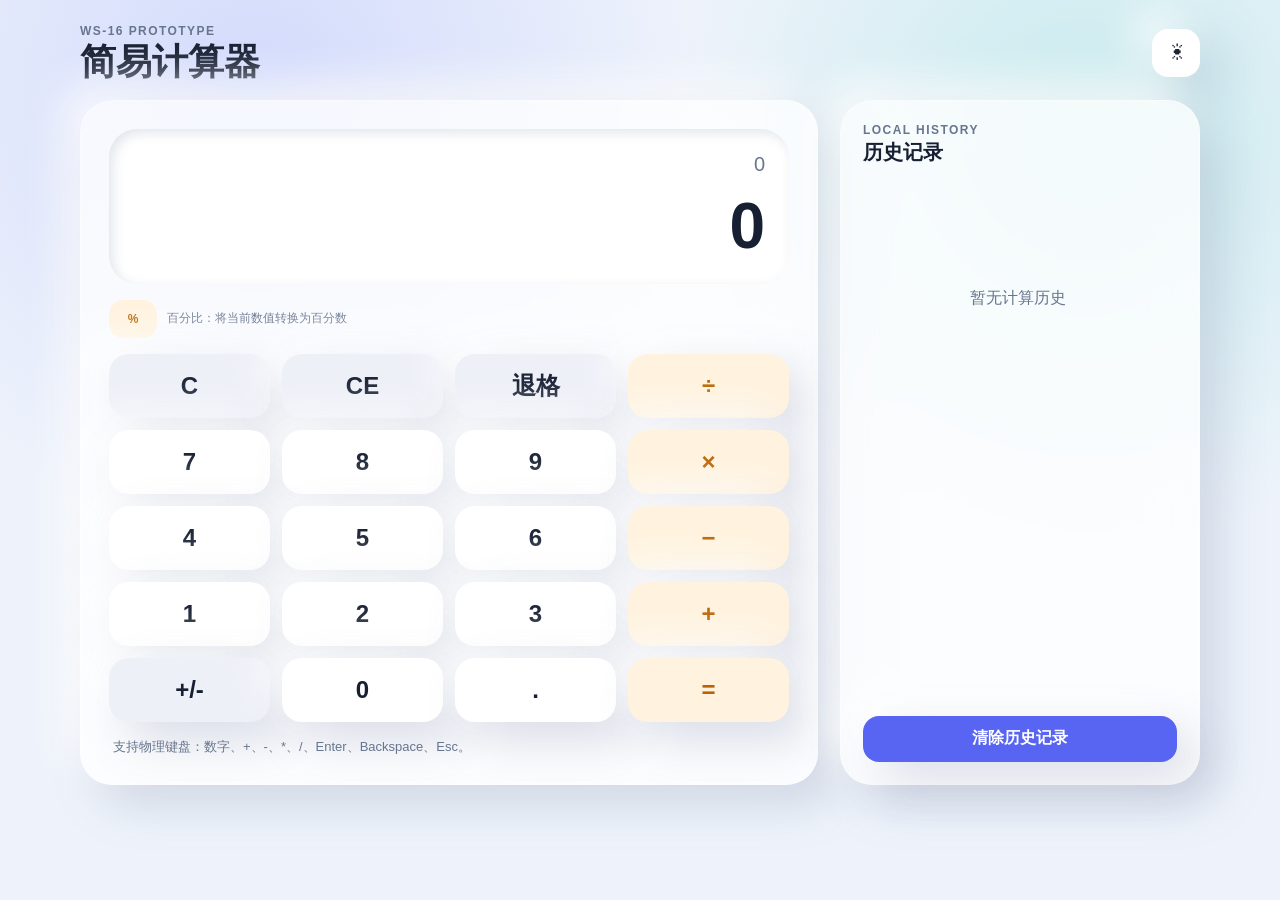
<file: designs/prototypes/WS-16-simple-web-calculator/index.html>
<!doctype html>
<html lang="zh-CN">
  <head>
    <meta charset="utf-8">
    <meta name="viewport" content="width=device-width, initial-scale=1">
    <title>简易计算器静态交互原型</title>
    <link rel="stylesheet" href="css/style.css">
  </head>
  <body>
    <main class="app-shell" aria-label="简易计算器原型">
      <header class="topbar">
        <div>
          <p class="eyebrow">WS-16 Prototype</p>
          <h1>简易计算器</h1>
        </div>
        <div class="toolbar">
          <button class="icon-button" id="themeToggle" type="button" aria-label="切换深浅色主题">
            <span id="themeIcon" aria-hidden="true">☀</span>
          </button>
          <button class="icon-button history-trigger" id="openHistory" type="button" aria-label="打开历史记录">
            <span aria-hidden="true">↺</span>
          </button>
        </div>
      </header>

      <section class="workspace">
        <section class="calculator-card" aria-label="计算器">
          <div class="display" aria-live="polite">
            <div class="formula" id="formulaDisplay">准备计算</div>
            <div class="result" id="resultDisplay">0</div>
          </div>

          <div class="quick-actions" aria-label="快捷操作">
            <button data-action="percent" class="quick-key" type="button">%</button>
            <span>百分比：将当前数值转换为百分数</span>
          </div>

          <div class="keypad" aria-label="计算器按键">
            <button data-action="clear" class="key control" type="button">C</button>
            <button data-action="clear-entry" class="key control" type="button">CE</button>
            <button data-action="backspace" class="key control" type="button">退格</button>
            <button data-operator="/" class="key operator" type="button">÷</button>

            <button data-number="7" class="key" type="button">7</button>
            <button data-number="8" class="key" type="button">8</button>
            <button data-number="9" class="key" type="button">9</button>
            <button data-operator="*" class="key operator" type="button">×</button>

            <button data-number="4" class="key" type="button">4</button>
            <button data-number="5" class="key" type="button">5</button>
            <button data-number="6" class="key" type="button">6</button>
            <button data-operator="-" class="key operator" type="button">−</button>

            <button data-number="1" class="key" type="button">1</button>
            <button data-number="2" class="key" type="button">2</button>
            <button data-number="3" class="key" type="button">3</button>
            <button data-operator="+" class="key operator" type="button">+</button>

            <button data-action="toggle-sign" class="key control" type="button">+/-</button>
            <button data-number="0" class="key" type="button">0</button>
            <button data-action="decimal" class="key" id="decimalKey" type="button">.</button>
            <button data-action="equals" class="key equals" type="button">=</button>
          </div>
          <p class="hint">支持物理键盘：数字、+、-、*、/、Enter、Backspace、Esc。</p>
        </section>

        <aside class="history-panel" id="historyPanel" aria-label="历史记录">
          <div class="history-header">
            <div>
              <p class="eyebrow">Local history</p>
              <h2>历史记录</h2>
            </div>
            <button class="icon-button close-history" id="closeHistory" type="button" aria-label="关闭历史记录">×</button>
          </div>
          <div class="history-list" id="historyList"></div>
          <button class="secondary-button" id="clearHistory" type="button">清除历史记录</button>
        </aside>
      </section>
    </main>

    <div class="overlay" id="overlay" hidden></div>
    <div class="toast" id="toast" role="status" aria-live="polite"></div>
    <script src="js/app.js"></script>
  </body>
</html>
</file>
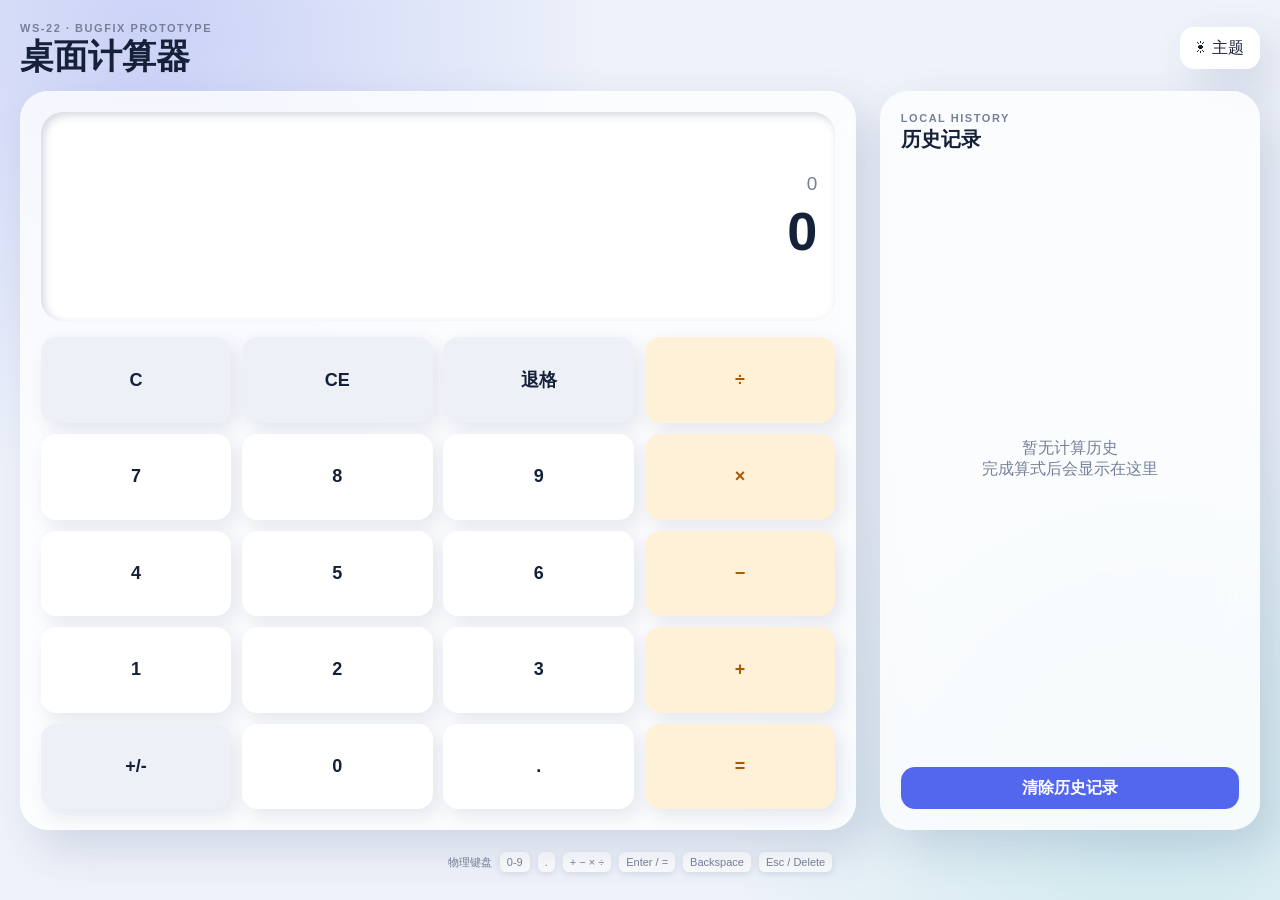
<file: designs/prototypes/WS-22-calculator-bugfix/index.html>
<!doctype html>
<html lang="zh-CN">
  <head>
    <meta charset="utf-8">
    <meta name="viewport" content="width=device-width, initial-scale=1">
    <title>WS-22 计算器交互原型</title>
    <link rel="stylesheet" href="css/style.css">
  </head>
  <body>
    <main class="app-shell">
      <header class="topbar">
        <div>
          <p class="eyebrow">WS-22 · Bugfix Prototype</p>
          <h1>桌面计算器</h1>
        </div>
        <button class="theme-toggle" id="themeToggle" type="button" aria-label="切换主题">
          <span id="themeIcon">☀</span><span>主题</span>
        </button>
      </header>

      <section class="workspace">
        <section class="calculator-card" aria-label="计算器">
          <div class="display" aria-live="polite">
            <div class="formula" id="formulaDisplay">准备计算</div>
            <div class="result" id="resultDisplay">0</div>
            <div class="display-tip" id="displayTip">请输入运算符（+、-、*、/）后再按 Enter 键计算</div>
          </div>

          <div class="keypad" aria-label="计算器按键">
            <button class="key control" data-action="clear" type="button">C</button>
            <button class="key control" data-action="clear-entry" type="button">CE</button>
            <button class="key control" data-action="backspace" type="button">退格</button>
            <button class="key operator" data-operator="/" type="button">÷</button>
            <button class="key" data-number="7" type="button">7</button>
            <button class="key" data-number="8" type="button">8</button>
            <button class="key" data-number="9" type="button">9</button>
            <button class="key operator" data-operator="*" type="button">×</button>
            <button class="key" data-number="4" type="button">4</button>
            <button class="key" data-number="5" type="button">5</button>
            <button class="key" data-number="6" type="button">6</button>
            <button class="key operator" data-operator="-" type="button">−</button>
            <button class="key" data-number="1" type="button">1</button>
            <button class="key" data-number="2" type="button">2</button>
            <button class="key" data-number="3" type="button">3</button>
            <button class="key operator" data-operator="+" type="button">+</button>
            <button class="key control" data-action="toggle-sign" type="button">+/-</button>
            <button class="key" data-number="0" type="button">0</button>
            <button class="key" data-action="decimal" type="button">.</button>
            <button class="key equals" data-action="equals" type="button">=</button>
          </div>
        </section>

        <aside class="history-panel" aria-label="历史记录">
          <div>
            <p class="eyebrow">Local History</p>
            <h2>历史记录</h2>
          </div>
          <div class="history-list" id="historyList"></div>
          <button class="clear-history" id="clearHistory" type="button">清除历史记录</button>
        </aside>
      </section>

      <footer class="keyboard-guide">
        <span>物理键盘</span>
        <kbd>0-9</kbd><kbd>.</kbd><kbd>+ − × ÷</kbd><kbd>Enter / =</kbd><kbd>Backspace</kbd><kbd>Esc / Delete</kbd>
      </footer>
    </main>
    <div class="toast" id="toast" role="status"></div>
    <script src="js/app.js"></script>
  </body>
</html>
</file>
<file: designs/prototypes/WS-16-simple-web-calculator/css/style.css>
:root {
  color-scheme: light;
  --bg: #eef3fb;
  --panel: rgba(255, 255, 255, 0.78);
  --panel-strong: #ffffff;
  --text: #172033;
  --muted: #68758f;
  --accent: #5865f2;
  --accent-strong: #3f49d6;
  --operator: #fff3df;
  --operator-text: #b86400;
  --control: #eef0f8;
  --danger: #d94343;
  --shadow: 18px 18px 48px rgba(91, 107, 143, 0.22), -16px -16px 42px rgba(255, 255, 255, 0.86);
  --inner: inset 4px 4px 12px rgba(99, 113, 145, 0.18), inset -4px -4px 12px rgba(255, 255, 255, 0.76);
}

body.dark {
  color-scheme: dark;
  --bg: #101522;
  --panel: rgba(25, 32, 48, 0.82);
  --panel-strong: #1c2435;
  --text: #f4f7fb;
  --muted: #95a1b8;
  --accent: #7c8cff;
  --accent-strong: #a5afff;
  --operator: #342816;
  --operator-text: #ffc66d;
  --control: #283045;
  --danger: #ff7070;
  --shadow: 18px 18px 42px rgba(0, 0, 0, 0.36), -12px -12px 36px rgba(71, 82, 111, 0.18);
  --inner: inset 4px 4px 12px rgba(0, 0, 0, 0.28), inset -4px -4px 12px rgba(78, 91, 122, 0.18);
}

* {
  box-sizing: border-box;
}

body {
  min-width: 320px;
  min-height: 100vh;
  margin: 0;
  color: var(--text);
  background:
    radial-gradient(circle at 20% 10%, rgba(124, 140, 255, 0.24), transparent 28rem),
    radial-gradient(circle at 85% 15%, rgba(0, 194, 168, 0.16), transparent 26rem),
    var(--bg);
  font-family: -apple-system, BlinkMacSystemFont, "Segoe UI", "Microsoft YaHei", sans-serif;
  transition: background-color 0.3s ease, color 0.3s ease;
}

button {
  font: inherit;
}

.app-shell {
  width: min(1120px, calc(100vw - 32px));
  margin: 0 auto;
  padding: 24px 0;
}

.topbar,
.workspace,
.calculator-card,
.history-panel {
  transition: background-color 0.3s ease, box-shadow 0.3s ease, border-color 0.3s ease;
}

.topbar {
  display: flex;
  align-items: center;
  justify-content: space-between;
  gap: 16px;
  margin-bottom: 18px;
}

.eyebrow {
  margin: 0 0 4px;
  color: var(--muted);
  font-size: 12px;
  font-weight: 700;
  letter-spacing: 0.12em;
  text-transform: uppercase;
}

h1,
h2 {
  margin: 0;
  line-height: 1.1;
}

h1 {
  font-size: clamp(24px, 4vw, 36px);
}

h2 {
  font-size: 20px;
}

.toolbar {
  display: flex;
  gap: 10px;
}

.icon-button,
.secondary-button,
.key {
  border: 0;
  color: var(--text);
  background: var(--panel-strong);
  box-shadow: var(--shadow);
  cursor: pointer;
  transition: transform 0.15s ease, background-color 0.2s ease, box-shadow 0.2s ease, opacity 0.2s ease;
}

.icon-button {
  display: inline-grid;
  width: 48px;
  height: 48px;
  place-items: center;
  border-radius: 16px;
  font-size: 22px;
}

.workspace {
  display: grid;
  grid-template-columns: minmax(320px, 1fr) minmax(280px, 360px);
  gap: 22px;
  align-items: stretch;
}

.calculator-card,
.history-panel {
  border: 1px solid rgba(255, 255, 255, 0.34);
  border-radius: 32px;
  background: var(--panel);
  box-shadow: var(--shadow);
  backdrop-filter: blur(20px);
}

.calculator-card {
  padding: clamp(18px, 3vw, 28px);
}

.display {
  min-height: 152px;
  margin-bottom: 20px;
  padding: 24px;
  border-radius: 28px;
  background: var(--panel-strong);
  box-shadow: var(--inner);
  text-align: right;
}

.formula {
  min-height: 28px;
  overflow: hidden;
  color: var(--muted);
  font-size: clamp(16px, 2vw, 20px);
  text-overflow: ellipsis;
  white-space: nowrap;
}

.result {
  margin-top: 12px;
  overflow: hidden;
  font-size: clamp(34px, 7vw, 64px);
  font-weight: 750;
  line-height: 1.05;
  text-overflow: ellipsis;
  white-space: nowrap;
}

.result.compact {
  font-size: clamp(25px, 5vw, 42px);
}

.result.error {
  color: var(--danger);
}

.keypad {
  display: grid;
  grid-template-columns: repeat(4, minmax(0, 1fr));
  gap: 12px;
}

.quick-actions {
  display: flex;
  align-items: center;
  gap: 10px;
  margin: -4px 0 16px;
  color: var(--muted);
  font-size: 12px;
}

.quick-key {
  min-width: 48px;
  min-height: 38px;
  border: 0;
  border-radius: 14px;
  color: var(--operator-text);
  background: var(--operator);
  font-weight: 800;
  cursor: pointer;
}

.quick-key:active,
.quick-key.pressed {
  transform: scale(0.95);
}

.quick-key:disabled {
  cursor: not-allowed;
  opacity: 0.42;
}

.key {
  min-height: 64px;
  border-radius: 20px;
  font-size: clamp(18px, 2.5vw, 24px);
  font-weight: 750;
}

.key:hover,
.icon-button:hover,
.secondary-button:hover {
  filter: brightness(0.95);
}

.key:active,
.key.pressed,
.icon-button:active,
.secondary-button:active {
  transform: scale(0.95);
  box-shadow: var(--inner);
}

.key.operator,
.key.equals {
  color: var(--operator-text);
  background: var(--operator);
}

.key.operator.active {
  color: #fff;
  background: var(--accent);
}

.key.control {
  background: var(--control);
}

.key:disabled {
  cursor: not-allowed;
  opacity: 0.42;
}

.key.invalid {
  animation: invalid-flash 0.28s ease;
}

@keyframes invalid-flash {
  0%,
  100% {
    background: var(--panel-strong);
  }
  45% {
    color: #fff;
    background: var(--danger);
  }
}

.hint {
  margin: 16px 4px 0;
  color: var(--muted);
  font-size: 13px;
}

.history-panel {
  display: flex;
  min-height: 520px;
  padding: 22px;
  flex-direction: column;
}

.history-header {
  display: flex;
  align-items: center;
  justify-content: space-between;
  gap: 12px;
  margin-bottom: 16px;
}

.close-history {
  display: none;
}

.history-list {
  display: flex;
  min-height: 0;
  flex: 1;
  flex-direction: column;
  gap: 10px;
  overflow-y: auto;
  padding-right: 4px;
}

.history-empty {
  display: grid;
  min-height: 240px;
  place-items: center;
  color: var(--muted);
  text-align: center;
}

.history-item {
  width: 100%;
  padding: 14px;
  border: 0;
  border-radius: 18px;
  color: var(--text);
  background: var(--panel-strong);
  box-shadow: none;
  text-align: right;
  cursor: pointer;
}

.history-expression {
  color: var(--muted);
  font-size: 13px;
}

.history-result {
  margin-top: 4px;
  font-size: 22px;
  font-weight: 800;
}

.history-time {
  margin-top: 6px;
  color: var(--muted);
  font-size: 12px;
}

.secondary-button {
  min-height: 46px;
  margin-top: 16px;
  border-radius: 16px;
  color: #fff;
  background: var(--accent);
  font-weight: 750;
}

.overlay {
  position: fixed;
  inset: 0;
  z-index: 20;
  background: rgba(6, 10, 18, 0.52);
}

.toast {
  position: fixed;
  left: 50%;
  bottom: 22px;
  z-index: 40;
  max-width: min(420px, calc(100vw - 32px));
  padding: 12px 16px;
  border-radius: 999px;
  color: #fff;
  background: rgba(20, 26, 39, 0.92);
  opacity: 0;
  transform: translate(-50%, 12px);
  transition: opacity 0.2s ease, transform 0.2s ease;
  pointer-events: none;
}

.toast.visible {
  opacity: 1;
  transform: translate(-50%, 0);
}

@media (max-width: 767px) {
  .app-shell {
    width: min(100vw - 20px, 460px);
    padding: 14px 0;
  }

  .workspace {
    display: block;
  }

  .calculator-card {
    border-radius: 26px;
    padding: 14px;
  }

  .display {
    min-height: 132px;
    padding: 20px;
  }

  .keypad {
    gap: 10px;
  }

  .quick-actions span {
    display: none;
  }

  .key {
    min-height: max(58px, 12vh);
    border-radius: 17px;
  }

  .history-panel {
    position: fixed;
    inset: auto 10px 10px;
    z-index: 30;
    max-height: min(78vh, 620px);
    min-height: 0;
    transform: translateY(calc(100% + 20px));
    transition: transform 0.28s ease, background-color 0.3s ease;
  }

  .history-panel.open {
    transform: translateY(0);
  }

  .close-history {
    display: inline-grid;
  }
}

@media (min-width: 768px) {
  .history-trigger {
    display: none;
  }
}
</file>
<file: designs/prototypes/WS-22-calculator-bugfix/css/style.css>
:root {
  color-scheme: light;
  --bg: #eef2fa;
  --panel: rgba(255, 255, 255, 0.78);
  --surface: #fff;
  --text: #152039;
  --muted: #758198;
  --accent: #5267ed;
  --accent-soft: #e6eaff;
  --operator: #fff0d8;
  --operator-text: #a95a00;
  --control: #edf0f7;
  --shadow: 16px 18px 44px rgba(68, 85, 125, 0.18);
  --pressed: inset 3px 3px 9px rgba(54, 69, 104, 0.22);
}

body.dark {
  color-scheme: dark;
  --bg: #101522;
  --panel: rgba(27, 35, 52, 0.88);
  --surface: #202a3e;
  --text: #f4f7ff;
  --muted: #9ba8c1;
  --accent: #8594ff;
  --accent-soft: #303b64;
  --operator: #3b2e19;
  --operator-text: #ffc36a;
  --control: #2b354a;
  --shadow: 16px 18px 44px rgba(0, 0, 0, 0.34);
  --pressed: inset 3px 3px 9px rgba(0, 0, 0, 0.35);
}

* { box-sizing: border-box; }

html,
body {
  width: 100vw;
  height: 100vh;
  margin: 0;
  overflow: hidden;
}

body {
  color: var(--text);
  background:
    radial-gradient(circle at 12% 4%, rgba(82, 103, 237, 0.23), transparent 32%),
    radial-gradient(circle at 90% 90%, rgba(24, 185, 166, 0.15), transparent 30%),
    var(--bg);
  font-family: -apple-system, BlinkMacSystemFont, "Segoe UI", "Microsoft YaHei", sans-serif;
}

button { font: inherit; }

.app-shell {
  display: flex;
  width: min(1320px, calc(100vw - 40px));
  height: 100vh;
  margin: 0 auto;
  padding: clamp(16px, 2.4vh, 28px) 0;
  flex-direction: column;
  gap: clamp(12px, 1.8vh, 20px);
}

.topbar {
  display: flex;
  flex: 0 0 auto;
  align-items: center;
  justify-content: space-between;
}

.eyebrow {
  margin: 0 0 4px;
  color: var(--muted);
  font-size: 11px;
  font-weight: 800;
  letter-spacing: .14em;
  text-transform: uppercase;
}

h1, h2 { margin: 0; line-height: 1.1; }
h1 { font-size: clamp(24px, 3vw, 34px); }
h2 { font-size: 20px; }

.theme-toggle,
.clear-history,
.key {
  border: 0;
  color: var(--text);
  cursor: pointer;
  transition: transform .1s ease, filter .15s ease, background-color .2s ease, box-shadow .15s ease;
}

.theme-toggle {
  display: flex;
  min-height: 42px;
  padding: 0 16px;
  align-items: center;
  gap: 8px;
  border-radius: 14px;
  background: var(--surface);
  box-shadow: var(--shadow);
}

.workspace {
  display: grid;
  min-height: 0;
  flex: 1;
  grid-template-columns: minmax(440px, 1.65fr) minmax(280px, .75fr);
  gap: clamp(14px, 2vw, 24px);
}

.calculator-card,
.history-panel {
  min-height: 0;
  overflow: hidden;
  border: 1px solid rgba(255, 255, 255, .28);
  border-radius: 28px;
  background: var(--panel);
  box-shadow: var(--shadow);
  backdrop-filter: blur(18px);
}

.calculator-card {
  display: flex;
  max-height: calc(100vh - 120px);
  padding: clamp(16px, 2.2vh, 24px);
  flex-direction: column;
  gap: clamp(14px, 1.8vh, 20px);
}

.display {
  position: relative;
  display: flex;
  min-height: 122px;
  padding: clamp(16px, 2vh, 24px);
  flex: 0 1 30%;
  flex-direction: column;
  justify-content: center;
  overflow: hidden;
  border-radius: 22px;
  background: var(--surface);
  box-shadow: var(--pressed);
  text-align: right;
}

.formula {
  min-height: 24px;
  overflow: hidden;
  color: var(--muted);
  font-size: clamp(15px, 1.5vw, 19px);
  text-overflow: ellipsis;
  white-space: nowrap;
}

.result {
  margin-top: 6px;
  overflow: hidden;
  font-size: clamp(34px, 6vh, 62px);
  font-weight: 780;
  line-height: 1.05;
  text-overflow: ellipsis;
  white-space: nowrap;
}

.display-tip {
  position: absolute;
  right: 18px;
  bottom: 10px;
  padding: 6px 10px;
  border-radius: 99px;
  color: var(--muted);
  background: var(--accent-soft);
  font-size: 11px;
  opacity: 0;
  transform: translateY(5px);
  transition: opacity .2s, transform .2s;
}

.display-tip.visible { opacity: 1; transform: translateY(0); }

.keypad {
  display: grid;
  min-height: 0;
  flex: 1;
  grid-template-columns: repeat(4, minmax(0, 1fr));
  grid-template-rows: repeat(5, minmax(40px, 1fr));
  gap: clamp(8px, 1.2vh, 13px);
}

.key {
  min-height: 0;
  border-radius: clamp(13px, 1.7vh, 19px);
  background: var(--surface);
  box-shadow: 6px 7px 17px rgba(68, 85, 125, .13);
  font-size: clamp(17px, 2vh, 23px);
  font-weight: 750;
}

.key.control { background: var(--control); }
.key.operator, .key.equals { color: var(--operator-text); background: var(--operator); }
.key:hover, .theme-toggle:hover, .clear-history:hover { filter: brightness(.96); }
.key:active, .key.active, .theme-toggle:active, .clear-history:active {
  transform: scale(.95);
  filter: brightness(.82);
  box-shadow: var(--pressed);
}

.history-panel {
  display: flex;
  max-height: calc(100vh - 120px);
  padding: clamp(16px, 2.2vh, 24px);
  flex-direction: column;
  gap: 16px;
}

.history-list {
  display: flex;
  min-height: 0;
  flex: 1;
  flex-direction: column;
  gap: 10px;
  overflow-y: auto;
  scrollbar-width: thin;
}

.history-empty {
  display: grid;
  height: 100%;
  place-items: center;
  color: var(--muted);
  text-align: center;
}

.history-item {
  padding: 13px 14px;
  flex: 0 0 auto;
  border-radius: 15px;
  background: var(--surface);
  text-align: right;
}

.history-expression { color: var(--muted); font-size: 13px; }
.history-result { margin-top: 3px; font-size: 21px; font-weight: 800; }

.clear-history {
  min-height: 42px;
  flex: 0 0 auto;
  border-radius: 14px;
  color: #fff;
  background: var(--accent);
  font-weight: 750;
}

.keyboard-guide {
  display: flex;
  min-height: 32px;
  flex: 0 0 auto;
  align-items: center;
  justify-content: center;
  gap: 8px;
  overflow: hidden;
  color: var(--muted);
  font-size: 11px;
  white-space: nowrap;
}

kbd {
  padding: 4px 7px;
  border-radius: 6px;
  background: var(--panel);
  box-shadow: 0 2px 6px rgba(50, 65, 100, .12);
  font-family: inherit;
}

.toast {
  position: fixed;
  left: 50%;
  bottom: 18px;
  z-index: 5;
  padding: 9px 14px;
  border-radius: 99px;
  color: #fff;
  background: rgba(20, 28, 43, .9);
  opacity: 0;
  transform: translate(-50%, 8px);
  transition: .2s;
  pointer-events: none;
}
.toast.visible { opacity: 1; transform: translate(-50%, 0); }

@media (max-width: 767px) {
  .app-shell { width: calc(100vw - 20px); padding: 10px 0; gap: 8px; }
  .topbar h1 { font-size: 21px; }
  .theme-toggle span:last-child, .keyboard-guide span, .keyboard-guide kbd:nth-last-child(-n+2) { display: none; }
  .workspace { grid-template-columns: 1fr; }
  .history-panel { display: none; }
  .calculator-card { max-height: none; padding: 12px; gap: 10px; }
  .display { min-height: 98px; padding: 12px; }
  .keypad { gap: 7px; }
}
</file>
